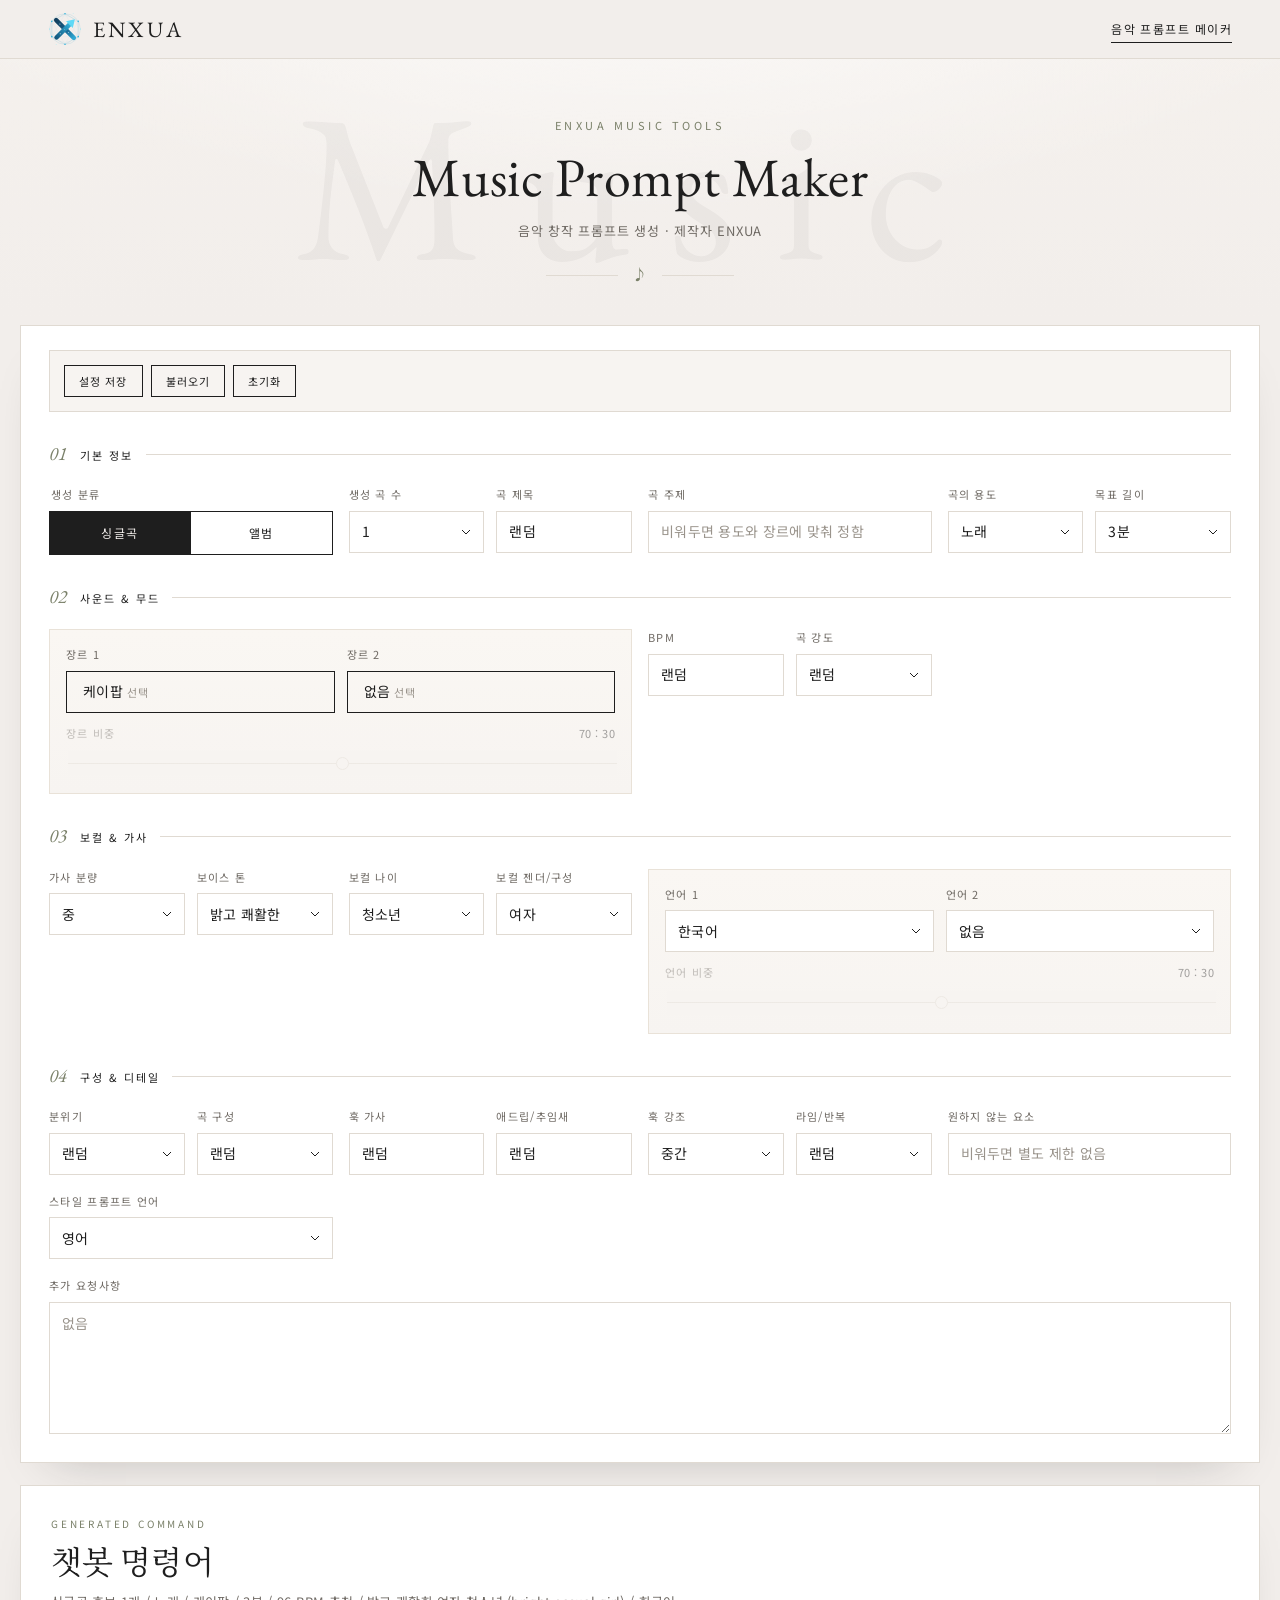
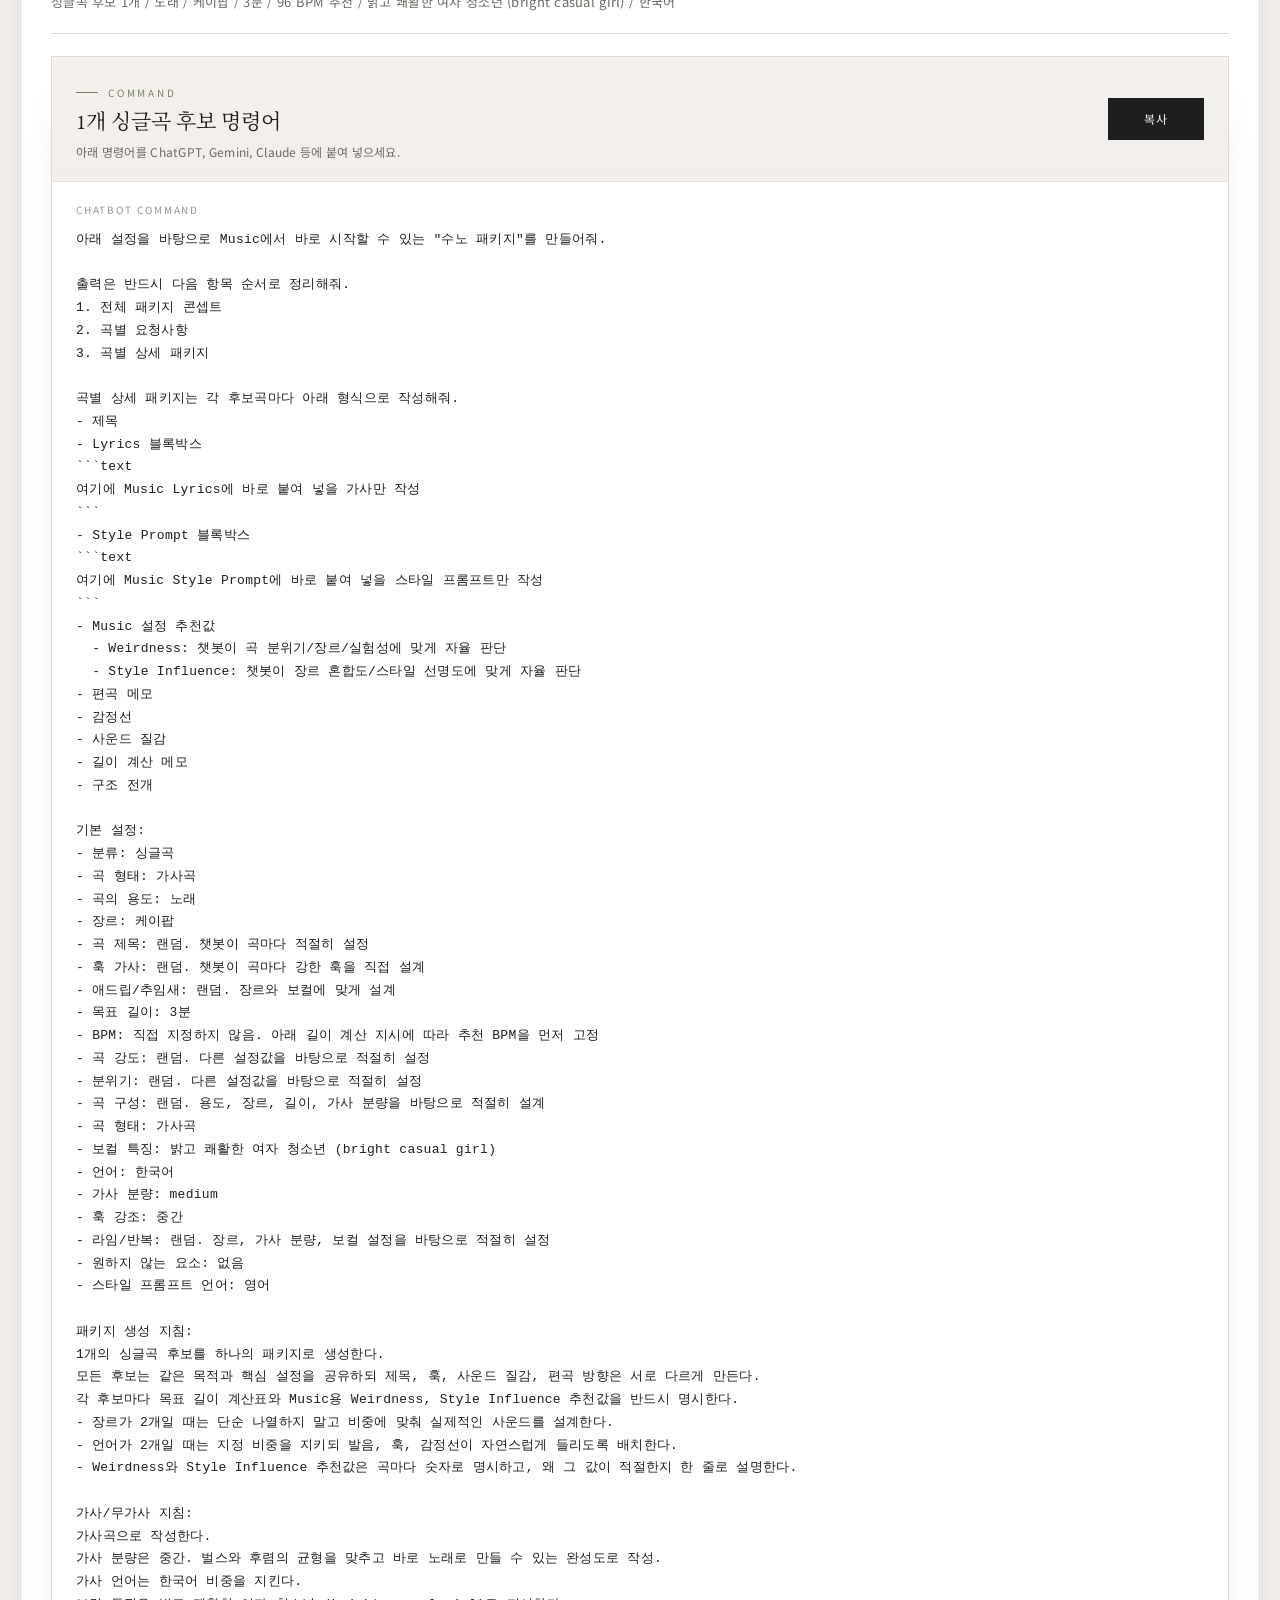
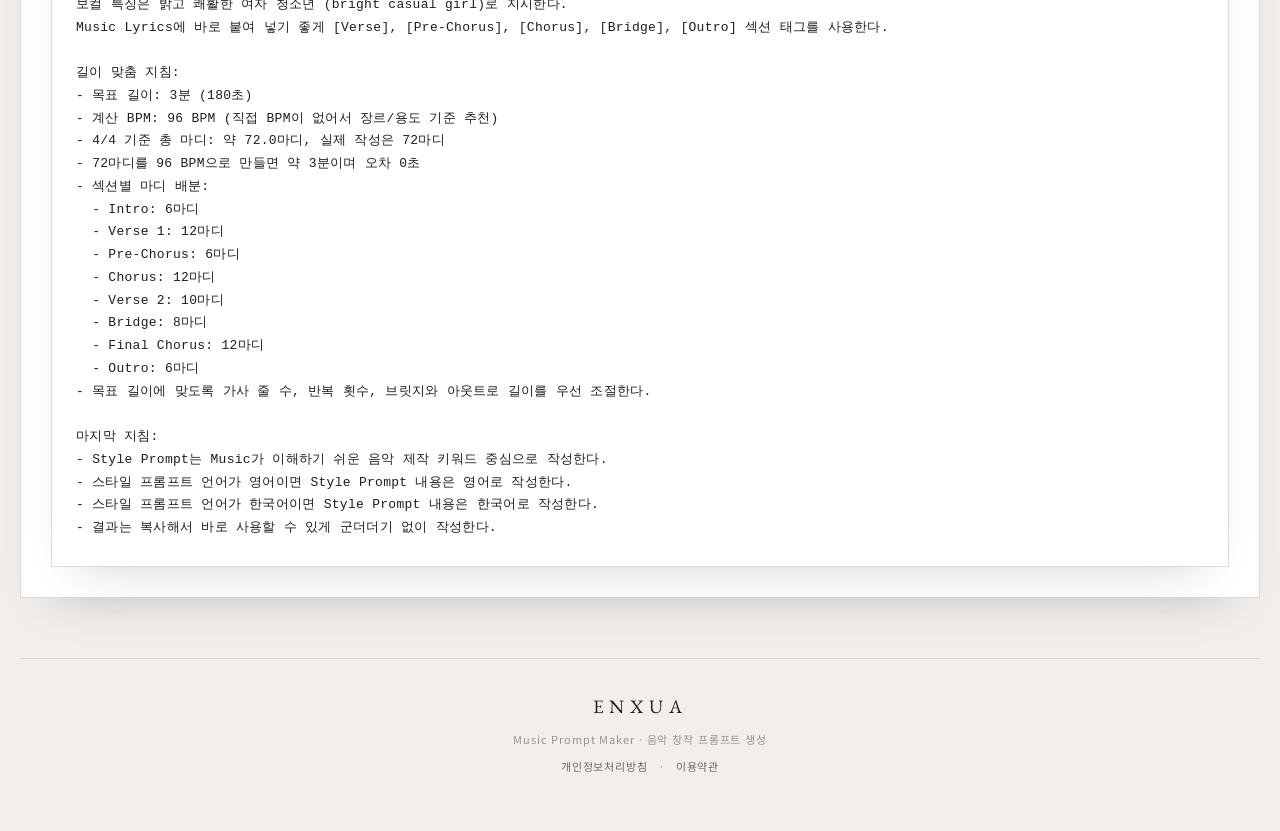
<file: index.html>
<!doctype html>
<html lang="ko">
<head>
  <meta charset="utf-8">
  <meta name="viewport" content="width=device-width,initial-scale=1">
  <title>Music Prompt Maker KR v1.2</title>
  <link rel="icon" type="image/svg+xml" href="logo.svg">
  <link rel="preconnect" href="https://fonts.googleapis.com">
  <link rel="preconnect" href="https://fonts.gstatic.com" crossorigin>
  <link href="https://fonts.googleapis.com/css2?family=EB+Garamond:wght@400;500&family=Noto+Serif+KR:wght@400;500&family=Noto+Sans+KR:wght@300;400;500&display=swap" rel="stylesheet">
  <link rel="stylesheet" href="styles.css">
</head>
<body>
  <header class="app-nav">
    <a class="app-home-chip" href="./index.html">
      <img class="brand-logo" src="logo.svg" alt="ENXUA 로고">
      <span>ENXUA</span>
    </a>
    <nav class="app-nav-links" aria-label="사이트 메뉴">
      <a class="app-nav-btn is-active" href="./index.html" aria-current="page" aria-disabled="true" tabindex="-1">음악 프롬프트 메이커</a>
    </nav>
  </header>
  <main class="app-shell">
    <section class="hero">
      <p class="hero-eyebrow">ENXUA Music Tools</p>
      <h1>Music Prompt Maker</h1>
      <p class="hero-sub">음악 창작 프롬프트 생성 · 제작자 ENXUA</p>
      <div class="hero-rule" aria-hidden="true"><span>♪</span></div>
    </section>
    <section class="workspace">
      <aside class="settings-panel" aria-label="명령어 설정">
        <form id="promptForm" class="control-grid">
          <div class="settings-actions" aria-label="설정 저장">
            <button type="button" id="saveSettings">설정 저장</button>
            <button type="button" id="loadSettings">불러오기</button>
            <button type="button" id="resetSettings">초기화</button>
            <span id="settingsStatus" aria-live="polite"></span>
          </div>
          <div class="form-section" aria-hidden="true"><span class="form-section-no">01</span><span class="form-section-title">기본 정보</span></div>
          <fieldset class="mode-switch" aria-label="생성 분류">
            <legend>생성 분류</legend>
            <label>
              <input type="radio" name="projectMode" value="single" checked>
              <span>싱글곡</span>
            </label>
            <label>
              <input type="radio" name="projectMode" value="album">
              <span>앨범</span>
            </label>
          </fieldset>
          <div class="two-col single-only">
            <label>
              생성 곡 수
              <select id="singleCount">
                <option value="1" selected>1</option>
                <option value="5">5</option>
                <option value="10">10</option>
              </select>
            </label>
            <label>
              곡 제목
              <input id="songTitle" value="랜덤" maxlength="80">
            </label>
          </div>
          <div class="two-col album-only is-hidden">
            <label>
              트랙 수
              <select id="trackPreset">
                <option value="1">1</option>
                <option value="2">2</option>
                <option value="3" selected>3</option>
                <option value="5">5</option>
                <option value="10">10</option>
                <option value="custom">직접입력</option>
              </select>
            </label>
            <label>
              직접입력
              <input id="trackCount" type="number" value="3" min="1" max="30">
            </label>
          </div>
          <label>
            곡 주제
            <input id="theme" placeholder="비워두면 용도와 장르에 맞춰 정함" maxlength="120">
          </label>
          <div class="two-col">
            <label>
              곡의 용도
              <select id="purpose">
                <option selected>노래</option>
                <option>BGM</option>
                <option>영상음악</option>
                <option>숏폼/릴스</option>
                <option>명상음악</option>
                <option>게임 배경음악</option>
                <option>광고 음악</option>
                <option>오프닝 테마</option>
                <option>엔딩 테마</option>
                <option>힐링 배경음악</option>
                <option>카페/매장 음악</option>
                <option>예배/찬양</option>
                <option>공연/무대</option>
              </select>
            </label>
            <label>
              목표 길이
              <select id="duration">
                <option value="30">30초</option>
                <option value="45">45초</option>
                <option value="60">1분</option>
                <option value="90">1분 30초</option>
                <option value="120">2분</option>
                <option value="150">2분 30초</option>
                <option value="180" selected>3분</option>
                <option value="210">3분 30초</option>
                <option value="240">4분</option>
                <option value="270">4분 30초</option>
                <option value="300">5분</option>
                <option value="330">5분 30초</option>
                <option value="360">6분</option>
              </select>
            </label>
          </div>
          <div class="form-section" aria-hidden="true"><span class="form-section-no">02</span><span class="form-section-title">사운드 &amp; 무드</span></div>
          <section class="blend-panel" aria-label="장르 설정">
            <div class="two-col">
              <label>
                장르 1
                <input id="genreA" type="hidden" value="케이팝">
                <button type="button" class="genre-picker-button" data-target="genreA">
                  <span>케이팝</span>
                </button>
              </label>
              <label>
                장르 2
                <input id="genreB" type="hidden" value="없음">
                <button type="button" class="genre-picker-button" data-target="genreB">
                  <span>없음</span>
                </button>
              </label>
            </div>
            <label id="genreMixWrap" class="range-field">
              <span>장르 비중 <output id="genreMixValue">70 : 30</output></span>
              <input id="genreMix" type="range" min="50" max="90" value="70" step="5">
            </label>
          </section>
          <div class="two-col">
            <label>
              BPM
              <input id="bpm" value="랜덤" inputmode="numeric">
            </label>
            <label>
              곡 강도
              <select id="energy">
                <option selected>랜덤</option>
                <option>차분</option>
                <option>보통</option>
                <option>강함</option>
              </select>
            </label>
          </div>
          <div class="form-section" aria-hidden="true"><span class="form-section-no">03</span><span class="form-section-title">보컬 &amp; 가사</span></div>
          <div class="two-col">
            <label>
              가사 분량
              <select id="density">
                <option value="none">없음</option>
                <option value="high">고</option>
                <option value="medium" selected>중</option>
                <option value="low">저</option>
              </select>
            </label>
            <label>
              보이스 톤
              <select id="voiceTone">
                <option>없음</option>
                <option selected>밝고 쾌활한</option>
                <option>감정적으로 솔직한</option>
                <option>수줍은</option>
                <option>장난기 넘치는</option>
                <option>시크하고 쿨한</option>
                <option>몽환적이고 부드러운</option>
                <option>따뜻하고 포근한</option>
                <option>우아하고 차분한</option>
                <option>허스키한</option>
                <option>에너지 넘치고 파워풀한</option>
                <option>맑고 깨끗한</option>
                <option>섬세하고 속삭이는</option>
                <option>깊고 성숙한</option>
                <option>담백하고 자연스러운</option>
              </select>
            </label>
          </div>
          <div class="two-col">
            <label>
              보컬 나이
              <select id="voiceAge">
                <option>없음</option>
                <option>어린이</option>
                <option selected>청소년</option>
                <option>성인</option>
                <option>중년</option>
              </select>
            </label>
            <label>
              보컬 젠더/구성
              <select id="voiceGender">
                <option>없음</option>
                <option>남자</option>
                <option selected>여자</option>
                <option>듀엣</option>
                <option>합창</option>
                <option>남녀 듀엣</option>
                <option>여성 듀엣</option>
                <option>남성 듀엣</option>
                <option>혼성 그룹</option>
              </select>
            </label>
          </div>
          <section class="blend-panel" aria-label="언어 설정">
            <div class="two-col">
              <label>
                언어 1
                <select id="languageA"></select>
              </label>
              <label>
                언어 2
                <select id="languageB"></select>
              </label>
            </div>
            <label id="languageMixWrap" class="range-field">
              <span>언어 비중 <output id="languageMixValue">70 : 30</output></span>
              <input id="languageMix" type="range" min="50" max="90" value="70" step="5">
            </label>
          </section>
          <div class="form-section" aria-hidden="true"><span class="form-section-no">04</span><span class="form-section-title">구성 &amp; 디테일</span></div>
          <div class="two-col">
            <label>
              분위기
              <select id="mood">
                <option selected>랜덤</option>
                <option>몽환적</option>
                <option>감성적</option>
                <option>밝고 청량함</option>
                <option>어둡고 강렬함</option>
                <option>시네마틱</option>
                <option>레트로</option>
                <option>웅장함</option>
                <option>경건함</option>
              </select>
            </label>
            <label>
              곡 구성
              <select id="structure">
                <option selected>랜덤</option>
                <option>인트로-벌스-프리코러스-후렴-브릿지-마지막 후렴</option>
                <option>벌스-프리코러스-후렴-벌스-후렴-아웃트로</option>
                <option>짧은 벌스-훅-브릿지-훅</option>
                <option>인트로-빌드업-드롭-브레이크-드롭-아웃트로</option>
                <option>앰비언트 인트로-테마 A-테마 B-잔향 아웃트로</option>
                <option>전주-1절-후렴-2절-후렴-간주-마지막 후렴</option>
              </select>
            </label>
          </div>
          <div class="two-col">
            <label>
              훅 가사
              <input id="hookLyric" value="랜덤" maxlength="120">
            </label>
            <label>
              애드립/추임새
              <input id="adlib" value="랜덤" maxlength="80">
            </label>
          </div>
          <div class="two-col">
            <label>
              훅 강조
              <select id="hook">
                <option>없음</option>
                <option selected>중간</option>
                <option>강함</option>
              </select>
            </label>
            <label>
              라임/반복
              <select id="rhyme">
                <option selected>랜덤</option>
                <option>자연스러운 라임</option>
                <option>후렴 반복 강조</option>
                <option>끝 라임 촘촘하게</option>
                <option>미니멀한 반복</option>
              </select>
            </label>
          </div>
          <label>
            원하지 않는 요소
            <input id="avoid" placeholder="비워두면 별도 제한 없음" maxlength="120">
          </label>
          <label>
            스타일 프롬프트 언어
            <select id="promptLanguage">
              <option selected>영어</option>
              <option>한국어</option>
            </select>
          </label>
          <label>
            추가 요청사항
            <textarea id="extraRequest" placeholder="없음" maxlength="800" rows="5"></textarea>
          </label>
        </form>
      </aside>
      <section class="output-panel">
        <div class="output-toolbar">
          <div>
            <p class="output-eyebrow">Generated Command</p>
            <h2>챗봇 명령어</h2>
            <p id="summary">설정값으로 음악 패키지 생성 명령어를 만듭니다.</p>
          </div>
        </div>
        <div id="results" class="results" aria-live="polite"></div>
      </section>
    </section>
  </main>
  <footer class="site-footer">
    <span class="footer-mark">ENXUA</span>
    <span class="footer-sub">Music Prompt Maker · 음악 창작 프롬프트 생성</span>
    <nav class="footer-links" aria-label="정책 링크">
      <a href="./privacy.html">개인정보처리방침</a>
      <span aria-hidden="true">·</span>
      <a href="./terms.html">이용약관</a>
    </nav>
  </footer>
  <template id="trackTemplate">
    <article class="track-card">
      <div class="track-head">
        <div>
          <span class="track-label"></span>
          <h3></h3>
          <p class="track-help">아래 명령어를 ChatGPT, Gemini, Claude 등에 붙여 넣으세요.</p>
        </div>
        <button type="button" class="copy-track">복사</button>
      </div>
      <div class="prompt-block">
        <h4>Chatbot Command</h4>
        <pre class="command-output"></pre>
      </div>
    </article>
  </template>
  <div class="genre-modal" id="genreModal" hidden>
    <div class="genre-modal-panel" role="dialog" aria-modal="true" aria-labelledby="genreModalTitle">
      <div class="genre-modal-head">
        <div>
          <p>Genre Library</p>
          <h2 id="genreModalTitle">장르 선택</h2>
        </div>
        <button type="button" id="genreModalClose" aria-label="닫기">닫기</button>
      </div>
      <div class="genre-modal-search">
        <input id="genreSearch" type="search" placeholder="장르 검색">
      </div>
      <div class="genre-group-list" id="genreGroupList"></div>
    </div>
  </div>
  <script src="app.js"></script>
</body>
</html>
</file>
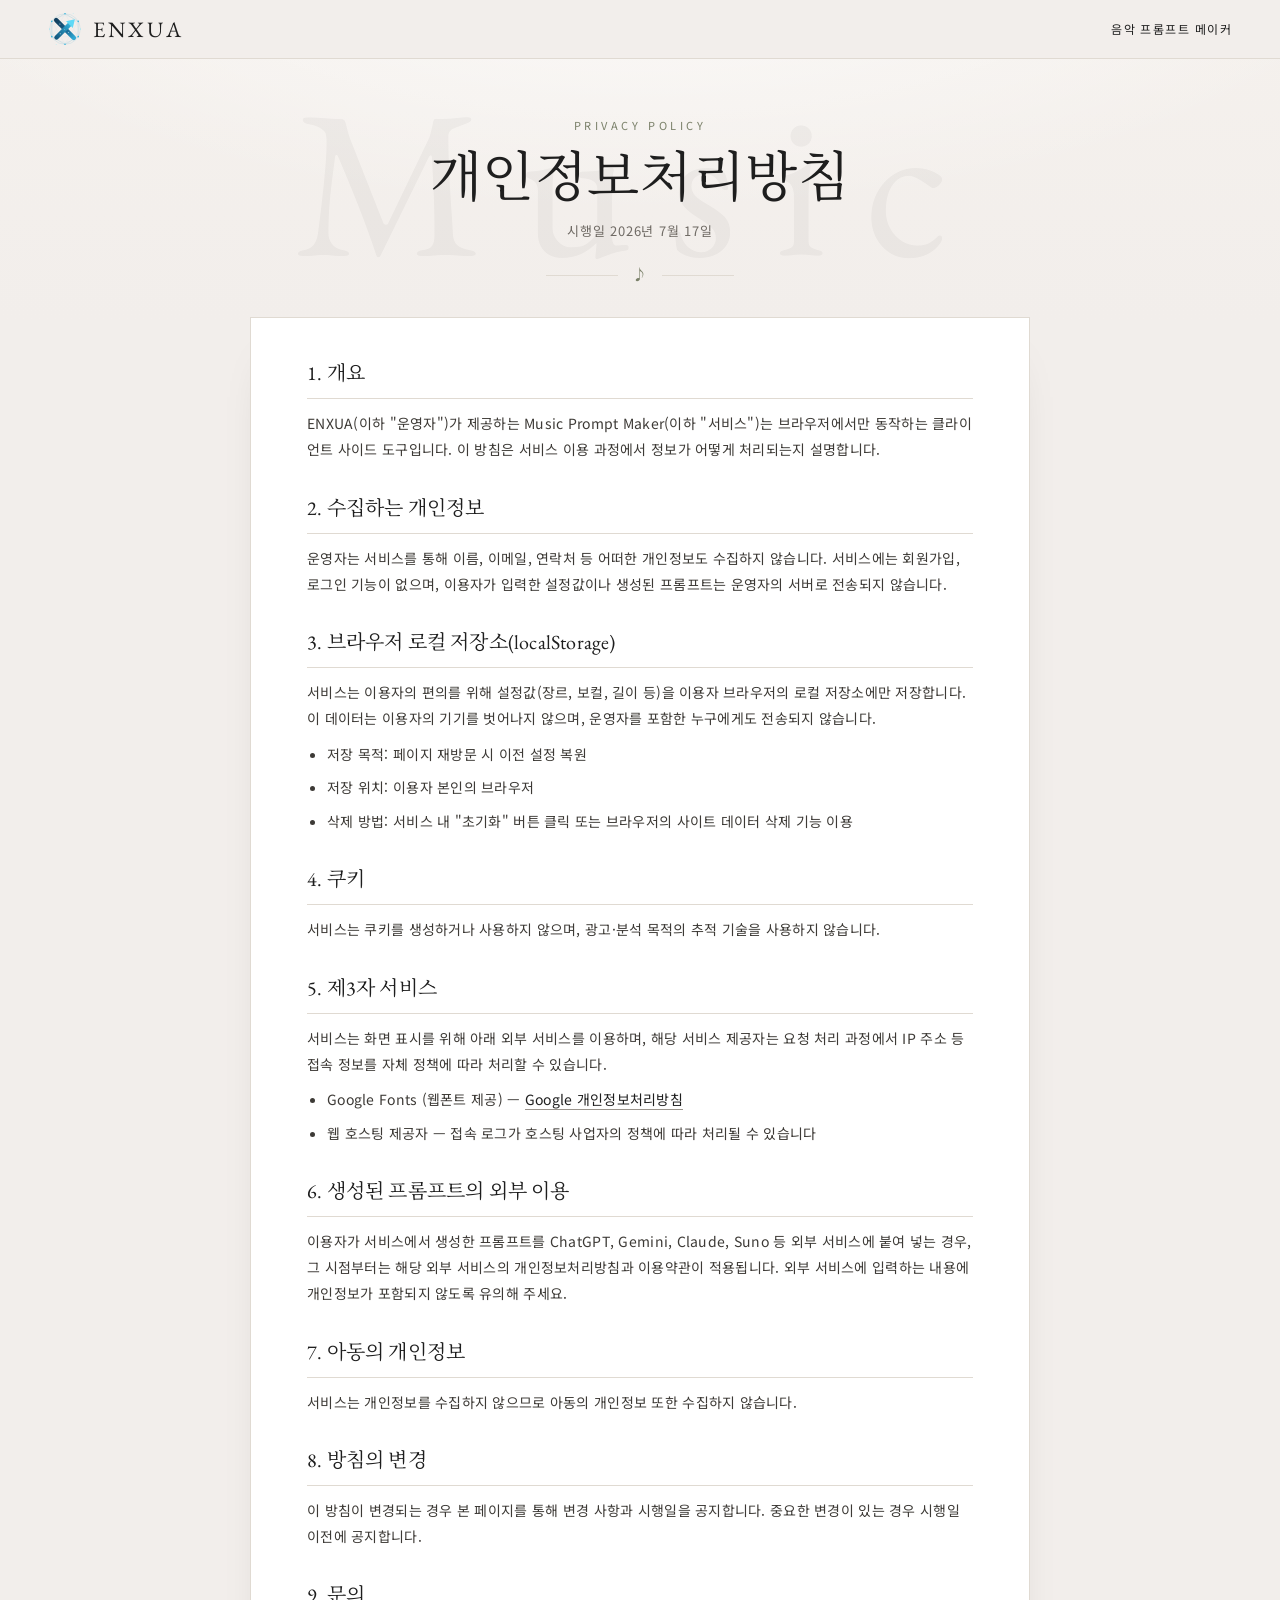
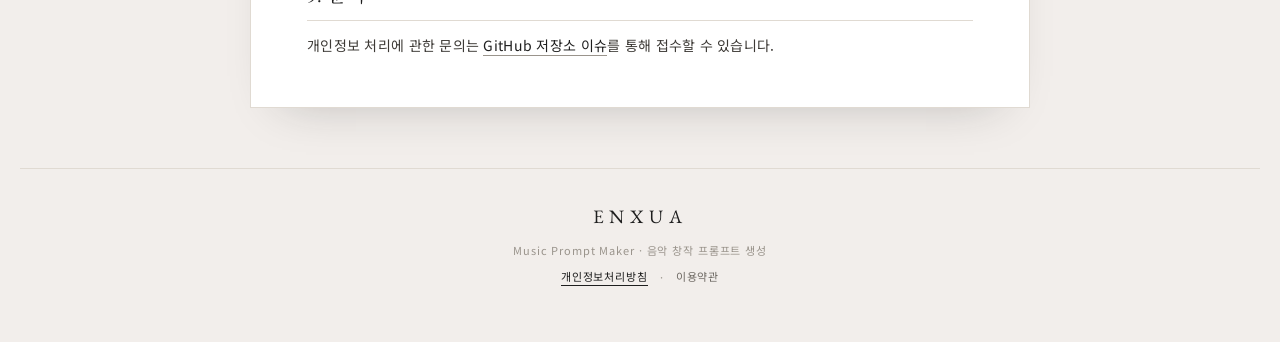
<file: privacy.html>
<!doctype html>
<html lang="ko">
<head>
  <meta charset="utf-8">
  <meta name="viewport" content="width=device-width,initial-scale=1">
  <title>개인정보처리방침 · Music Prompt Maker</title>
  <link rel="icon" type="image/svg+xml" href="logo.svg">
  <link rel="preconnect" href="https://fonts.googleapis.com">
  <link rel="preconnect" href="https://fonts.gstatic.com" crossorigin>
  <link href="https://fonts.googleapis.com/css2?family=EB+Garamond:wght@400;500&family=Noto+Serif+KR:wght@400;500&family=Noto+Sans+KR:wght@300;400;500&display=swap" rel="stylesheet">
  <link rel="stylesheet" href="styles.css">
</head>
<body>
  <header class="app-nav">
    <a class="app-home-chip" href="./index.html">
      <img class="brand-logo" src="logo.svg" alt="ENXUA 로고">
      <span>ENXUA</span>
    </a>
    <nav class="app-nav-links" aria-label="사이트 메뉴">
      <a class="app-nav-btn" href="./index.html">음악 프롬프트 메이커</a>
    </nav>
  </header>
  <main class="app-shell">
    <section class="hero legal-hero">
      <p class="hero-eyebrow">Privacy Policy</p>
      <h1>개인정보처리방침</h1>
      <p class="hero-sub">시행일 2026년 7월 17일</p>
      <div class="hero-rule" aria-hidden="true"><span>♪</span></div>
    </section>
    <article class="legal-article">
      <section>
        <h2>1. 개요</h2>
        <p>ENXUA(이하 "운영자")가 제공하는 Music Prompt Maker(이하 "서비스")는 브라우저에서만 동작하는 클라이언트 사이드 도구입니다. 이 방침은 서비스 이용 과정에서 정보가 어떻게 처리되는지 설명합니다.</p>
      </section>
      <section>
        <h2>2. 수집하는 개인정보</h2>
        <p>운영자는 서비스를 통해 이름, 이메일, 연락처 등 어떠한 개인정보도 수집하지 않습니다. 서비스에는 회원가입, 로그인 기능이 없으며, 이용자가 입력한 설정값이나 생성된 프롬프트는 운영자의 서버로 전송되지 않습니다.</p>
      </section>
      <section>
        <h2>3. 브라우저 로컬 저장소(localStorage)</h2>
        <p>서비스는 이용자의 편의를 위해 설정값(장르, 보컬, 길이 등)을 이용자 브라우저의 로컬 저장소에만 저장합니다. 이 데이터는 이용자의 기기를 벗어나지 않으며, 운영자를 포함한 누구에게도 전송되지 않습니다.</p>
        <ul>
          <li>저장 목적: 페이지 재방문 시 이전 설정 복원</li>
          <li>저장 위치: 이용자 본인의 브라우저</li>
          <li>삭제 방법: 서비스 내 "초기화" 버튼 클릭 또는 브라우저의 사이트 데이터 삭제 기능 이용</li>
        </ul>
      </section>
      <section>
        <h2>4. 쿠키</h2>
        <p>서비스는 쿠키를 생성하거나 사용하지 않으며, 광고·분석 목적의 추적 기술을 사용하지 않습니다.</p>
      </section>
      <section>
        <h2>5. 제3자 서비스</h2>
        <p>서비스는 화면 표시를 위해 아래 외부 서비스를 이용하며, 해당 서비스 제공자는 요청 처리 과정에서 IP 주소 등 접속 정보를 자체 정책에 따라 처리할 수 있습니다.</p>
        <ul>
          <li>Google Fonts (웹폰트 제공) — <a href="https://policies.google.com/privacy" target="_blank" rel="noopener noreferrer">Google 개인정보처리방침</a></li>
          <li>웹 호스팅 제공자 — 접속 로그가 호스팅 사업자의 정책에 따라 처리될 수 있습니다</li>
        </ul>
      </section>
      <section>
        <h2>6. 생성된 프롬프트의 외부 이용</h2>
        <p>이용자가 서비스에서 생성한 프롬프트를 ChatGPT, Gemini, Claude, Suno 등 외부 서비스에 붙여 넣는 경우, 그 시점부터는 해당 외부 서비스의 개인정보처리방침과 이용약관이 적용됩니다. 외부 서비스에 입력하는 내용에 개인정보가 포함되지 않도록 유의해 주세요.</p>
      </section>
      <section>
        <h2>7. 아동의 개인정보</h2>
        <p>서비스는 개인정보를 수집하지 않으므로 아동의 개인정보 또한 수집하지 않습니다.</p>
      </section>
      <section>
        <h2>8. 방침의 변경</h2>
        <p>이 방침이 변경되는 경우 본 페이지를 통해 변경 사항과 시행일을 공지합니다. 중요한 변경이 있는 경우 시행일 이전에 공지합니다.</p>
      </section>
      <section>
        <h2>9. 문의</h2>
        <p>개인정보 처리에 관한 문의는 <a href="https://github.com/enxua/Suno-Command-Maker/issues" target="_blank" rel="noopener noreferrer">GitHub 저장소 이슈</a>를 통해 접수할 수 있습니다.</p>
      </section>
    </article>
  </main>
  <footer class="site-footer">
    <span class="footer-mark">ENXUA</span>
    <span class="footer-sub">Music Prompt Maker · 음악 창작 프롬프트 생성</span>
    <nav class="footer-links" aria-label="정책 링크">
      <a href="./privacy.html" aria-current="page">개인정보처리방침</a>
      <span aria-hidden="true">·</span>
      <a href="./terms.html">이용약관</a>
    </nav>
  </footer>
</body>
</html>
</file>
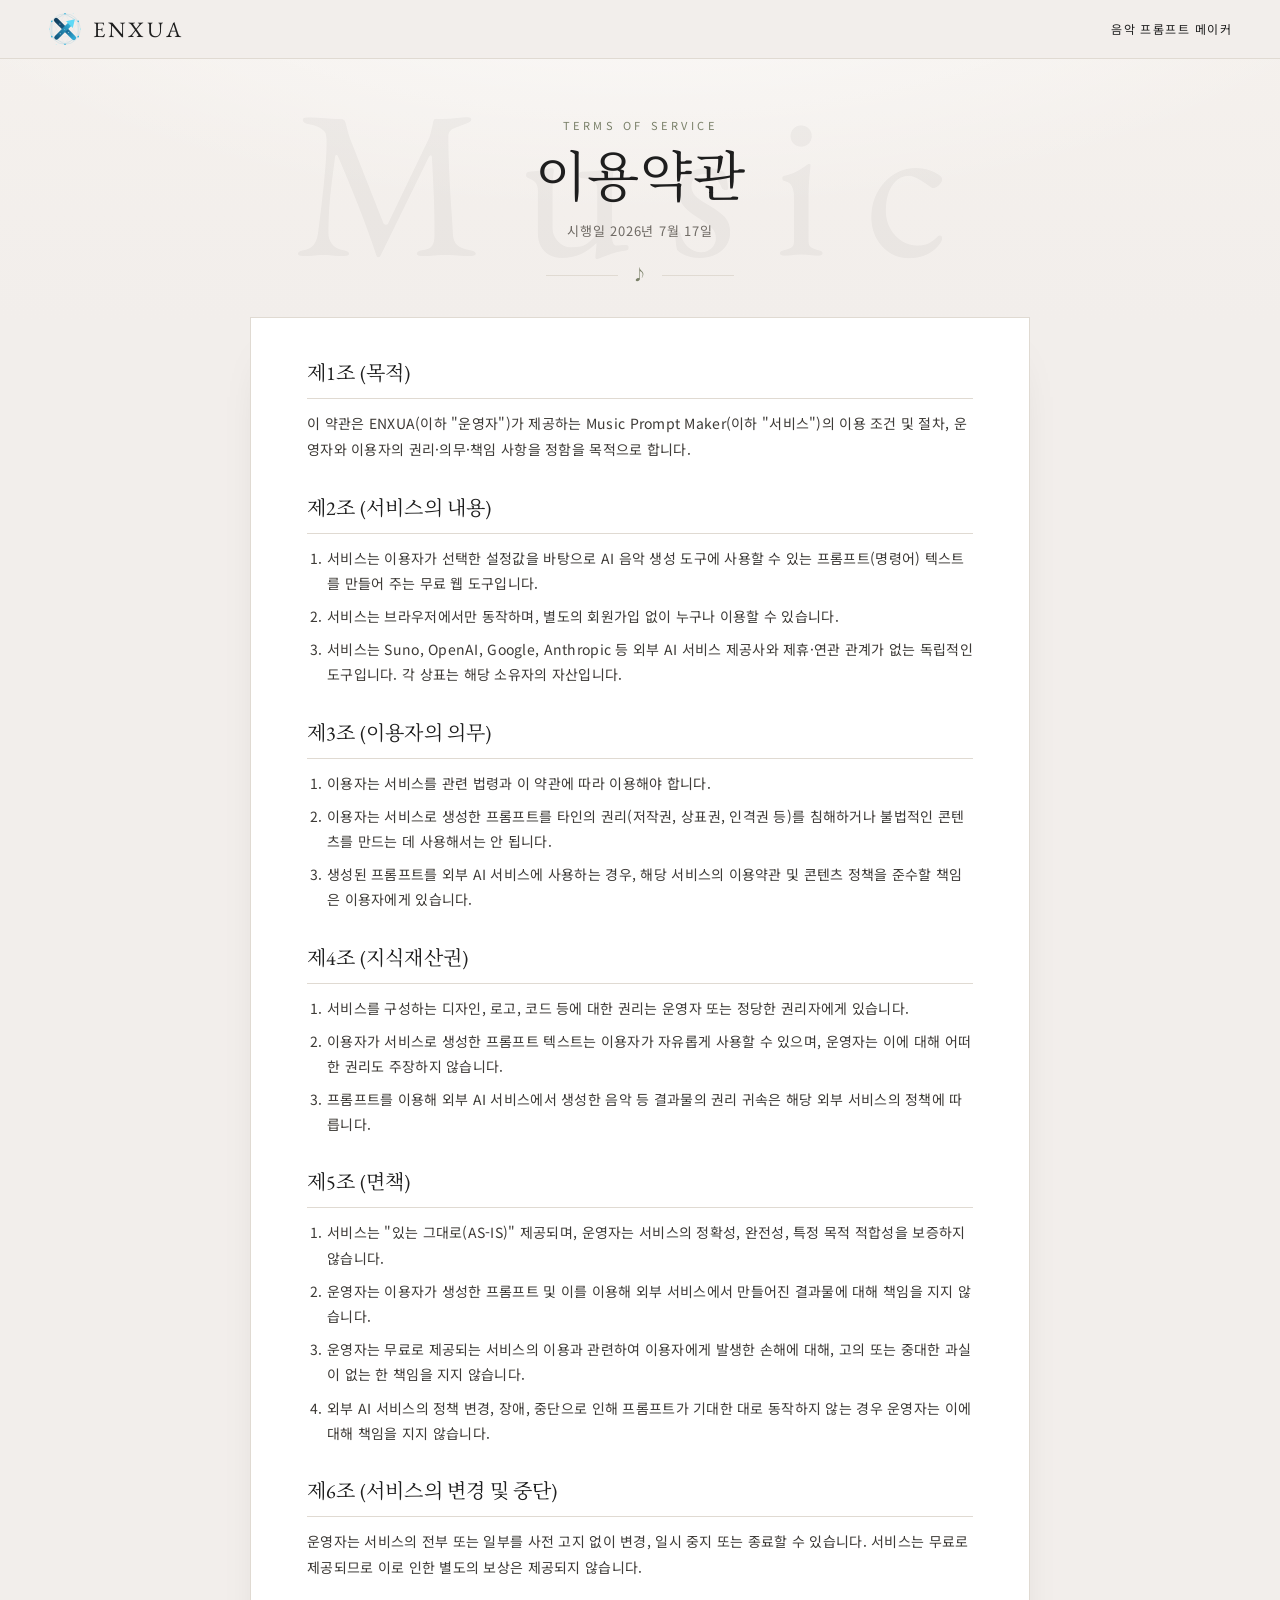
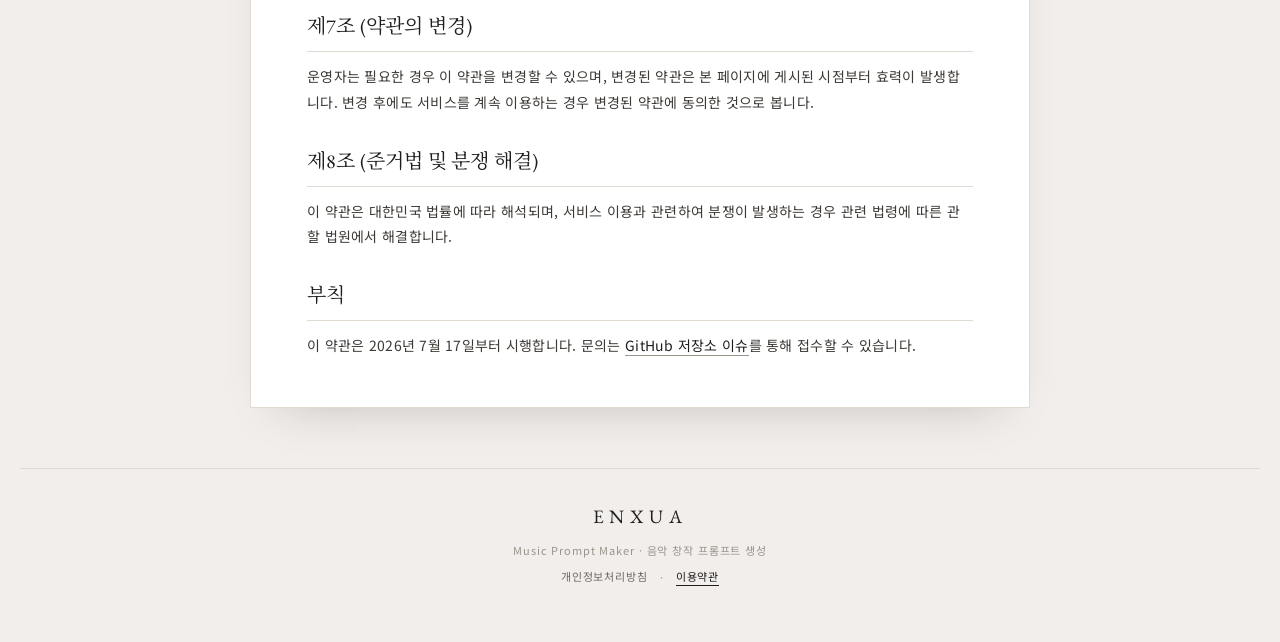
<file: terms.html>
<!doctype html>
<html lang="ko">
<head>
  <meta charset="utf-8">
  <meta name="viewport" content="width=device-width,initial-scale=1">
  <title>이용약관 · Music Prompt Maker</title>
  <link rel="icon" type="image/svg+xml" href="logo.svg">
  <link rel="preconnect" href="https://fonts.googleapis.com">
  <link rel="preconnect" href="https://fonts.gstatic.com" crossorigin>
  <link href="https://fonts.googleapis.com/css2?family=EB+Garamond:wght@400;500&family=Noto+Serif+KR:wght@400;500&family=Noto+Sans+KR:wght@300;400;500&display=swap" rel="stylesheet">
  <link rel="stylesheet" href="styles.css">
</head>
<body>
  <header class="app-nav">
    <a class="app-home-chip" href="./index.html">
      <img class="brand-logo" src="logo.svg" alt="ENXUA 로고">
      <span>ENXUA</span>
    </a>
    <nav class="app-nav-links" aria-label="사이트 메뉴">
      <a class="app-nav-btn" href="./index.html">음악 프롬프트 메이커</a>
    </nav>
  </header>
  <main class="app-shell">
    <section class="hero legal-hero">
      <p class="hero-eyebrow">Terms of Service</p>
      <h1>이용약관</h1>
      <p class="hero-sub">시행일 2026년 7월 17일</p>
      <div class="hero-rule" aria-hidden="true"><span>♪</span></div>
    </section>
    <article class="legal-article">
      <section>
        <h2>제1조 (목적)</h2>
        <p>이 약관은 ENXUA(이하 "운영자")가 제공하는 Music Prompt Maker(이하 "서비스")의 이용 조건 및 절차, 운영자와 이용자의 권리·의무·책임 사항을 정함을 목적으로 합니다.</p>
      </section>
      <section>
        <h2>제2조 (서비스의 내용)</h2>
        <ol>
          <li>서비스는 이용자가 선택한 설정값을 바탕으로 AI 음악 생성 도구에 사용할 수 있는 프롬프트(명령어) 텍스트를 만들어 주는 무료 웹 도구입니다.</li>
          <li>서비스는 브라우저에서만 동작하며, 별도의 회원가입 없이 누구나 이용할 수 있습니다.</li>
          <li>서비스는 Suno, OpenAI, Google, Anthropic 등 외부 AI 서비스 제공사와 제휴·연관 관계가 없는 독립적인 도구입니다. 각 상표는 해당 소유자의 자산입니다.</li>
        </ol>
      </section>
      <section>
        <h2>제3조 (이용자의 의무)</h2>
        <ol>
          <li>이용자는 서비스를 관련 법령과 이 약관에 따라 이용해야 합니다.</li>
          <li>이용자는 서비스로 생성한 프롬프트를 타인의 권리(저작권, 상표권, 인격권 등)를 침해하거나 불법적인 콘텐츠를 만드는 데 사용해서는 안 됩니다.</li>
          <li>생성된 프롬프트를 외부 AI 서비스에 사용하는 경우, 해당 서비스의 이용약관 및 콘텐츠 정책을 준수할 책임은 이용자에게 있습니다.</li>
        </ol>
      </section>
      <section>
        <h2>제4조 (지식재산권)</h2>
        <ol>
          <li>서비스를 구성하는 디자인, 로고, 코드 등에 대한 권리는 운영자 또는 정당한 권리자에게 있습니다.</li>
          <li>이용자가 서비스로 생성한 프롬프트 텍스트는 이용자가 자유롭게 사용할 수 있으며, 운영자는 이에 대해 어떠한 권리도 주장하지 않습니다.</li>
          <li>프롬프트를 이용해 외부 AI 서비스에서 생성한 음악 등 결과물의 권리 귀속은 해당 외부 서비스의 정책에 따릅니다.</li>
        </ol>
      </section>
      <section>
        <h2>제5조 (면책)</h2>
        <ol>
          <li>서비스는 "있는 그대로(AS-IS)" 제공되며, 운영자는 서비스의 정확성, 완전성, 특정 목적 적합성을 보증하지 않습니다.</li>
          <li>운영자는 이용자가 생성한 프롬프트 및 이를 이용해 외부 서비스에서 만들어진 결과물에 대해 책임을 지지 않습니다.</li>
          <li>운영자는 무료로 제공되는 서비스의 이용과 관련하여 이용자에게 발생한 손해에 대해, 고의 또는 중대한 과실이 없는 한 책임을 지지 않습니다.</li>
          <li>외부 AI 서비스의 정책 변경, 장애, 중단으로 인해 프롬프트가 기대한 대로 동작하지 않는 경우 운영자는 이에 대해 책임을 지지 않습니다.</li>
        </ol>
      </section>
      <section>
        <h2>제6조 (서비스의 변경 및 중단)</h2>
        <p>운영자는 서비스의 전부 또는 일부를 사전 고지 없이 변경, 일시 중지 또는 종료할 수 있습니다. 서비스는 무료로 제공되므로 이로 인한 별도의 보상은 제공되지 않습니다.</p>
      </section>
      <section>
        <h2>제7조 (약관의 변경)</h2>
        <p>운영자는 필요한 경우 이 약관을 변경할 수 있으며, 변경된 약관은 본 페이지에 게시된 시점부터 효력이 발생합니다. 변경 후에도 서비스를 계속 이용하는 경우 변경된 약관에 동의한 것으로 봅니다.</p>
      </section>
      <section>
        <h2>제8조 (준거법 및 분쟁 해결)</h2>
        <p>이 약관은 대한민국 법률에 따라 해석되며, 서비스 이용과 관련하여 분쟁이 발생하는 경우 관련 법령에 따른 관할 법원에서 해결합니다.</p>
      </section>
      <section>
        <h2>부칙</h2>
        <p>이 약관은 2026년 7월 17일부터 시행합니다. 문의는 <a href="https://github.com/enxua/Suno-Command-Maker/issues" target="_blank" rel="noopener noreferrer">GitHub 저장소 이슈</a>를 통해 접수할 수 있습니다.</p>
      </section>
    </article>
  </main>
  <footer class="site-footer">
    <span class="footer-mark">ENXUA</span>
    <span class="footer-sub">Music Prompt Maker · 음악 창작 프롬프트 생성</span>
    <nav class="footer-links" aria-label="정책 링크">
      <a href="./privacy.html">개인정보처리방침</a>
      <span aria-hidden="true">·</span>
      <a href="./terms.html" aria-current="page">이용약관</a>
    </nav>
  </footer>
</body>
</html>
</file>
<file: styles.css>
:root {
  color-scheme: light;
  --bg: #f2eeeb;
  --panel: #ffffff;
  --panel-soft: #f7f4f1;
  --ink: #1e1e1e;
  --muted: #6f6a64;
  --faint: #9a948c;
  --line: #e0dad2;
  --line-strong: #1e1e1e;
  --beige: #f2eeeb;
  --field: #ffffff;
  --accent: #7a8069;
  --sand: #e9e2d8;
  --shadow: 0 24px 48px -32px rgba(30, 30, 30, .28);
  --serif: "EB Garamond", "Noto Serif KR", "Martina Plantijn", Georgia, serif;
  --sans: "Noto Sans KR", "Segoe UI", system-ui, sans-serif;
}

::selection { background: var(--ink); color: var(--beige); }

* { box-sizing: border-box; }

body {
  margin: 0;
  min-height: 100vh;
  overflow-x: hidden;
  overflow-y: auto;
  background:
    radial-gradient(1100px 420px at 50% -80px, rgba(255, 255, 255, .75), rgba(255, 255, 255, 0) 70%),
    linear-gradient(180deg, #f5f1ed 0%, var(--bg) 320px);
  background-color: var(--bg);
  color: var(--ink);
  font-family: var(--sans);
  font-size: 14px;
  font-weight: 400;
  letter-spacing: .02em;
  line-height: 1.5;
}

button, input, select, textarea { font: inherit; letter-spacing: inherit; }

/* ---------- top navigation ---------- */
.app-nav {
  position: sticky;
  top: 0;
  z-index: 9999;
  display: flex;
  align-items: center;
  justify-content: space-between;
  gap: 12px;
  flex-wrap: wrap;
  width: 100%;
  margin: 0;
  padding: 12px clamp(20px, 4vw, 48px);
  background: var(--bg);
  border-bottom: 1px solid var(--line);
}

.app-home-chip {
  display: inline-flex;
  align-items: center;
  gap: 11px;
  font-family: var(--serif);
  font-size: 22px;
  font-weight: 400;
  letter-spacing: .14em;
  text-transform: uppercase;
  color: var(--ink);
  text-decoration: none;
}

.brand-logo {
  display: block;
  width: 34px;
  height: 34px;
  flex: 0 0 auto;
}

.app-nav-links {
  display: flex;
  align-items: center;
  gap: 26px;
  flex-wrap: wrap;
}

.app-nav-btn {
  display: inline-flex;
  align-items: center;
  padding: 4px 0;
  border: 0;
  background: none;
  color: var(--ink);
  text-decoration: none;
  font-size: 12px;
  font-weight: 400;
  letter-spacing: .12em;
  text-transform: uppercase;
  border-bottom: 1px solid transparent;
  transition: border-color .18s, color .18s;
}

.app-nav-btn:hover { border-bottom-color: var(--ink); }

.app-nav-btn.is-active,
.app-nav-btn[aria-current=page] {
  pointer-events: none;
  cursor: default;
  border-bottom-color: var(--ink);
}

/* ---------- shell ---------- */
.app-shell {
  width: min(1240px, calc(100% - 40px));
  margin: 0 auto;
  padding: 12px 0 40px;
}

/* ---------- hero ---------- */
.hero {
  position: relative;
  text-align: center;
  padding: 46px 0 38px;
  overflow: hidden;
}

.hero::before {
  content: "Music";
  position: absolute;
  top: 50%;
  left: 50%;
  transform: translate(-50%, -54%);
  font-family: var(--serif);
  font-size: clamp(110px, 18vw, 210px);
  letter-spacing: .18em;
  color: rgba(30, 30, 30, .04);
  pointer-events: none;
  user-select: none;
  white-space: nowrap;
}

.hero > * { position: relative; }

.hero-eyebrow {
  margin: 0 0 14px;
  color: var(--accent);
  font-size: 11px;
  letter-spacing: .32em;
  text-transform: uppercase;
}

.hero h1 {
  font-family: var(--serif);
  font-size: clamp(34px, 5vw, 54px);
  font-weight: 400;
  letter-spacing: .01em;
  line-height: 1.1;
}

.hero-sub {
  margin-top: 14px;
  color: var(--muted);
  font-size: 13px;
  letter-spacing: .06em;
}

.hero-rule {
  display: flex;
  align-items: center;
  justify-content: center;
  gap: 14px;
  margin-top: 24px;
  color: var(--accent);
  font-family: var(--serif);
  font-size: 15px;
}

.hero-rule::before, .hero-rule::after {
  content: "";
  width: 72px;
  height: 1px;
  background: var(--line);
}

.workspace {
  display: grid;
  grid-template-columns: 1fr;
  gap: 22px;
  align-items: start;
}

.output-panel, .settings-panel {
  background: var(--panel);
  border: 1px solid var(--line);
  border-radius: 0;
  min-height: 0;
  box-shadow: var(--shadow);
  scrollbar-color: #c9c2b8 var(--panel);
  scrollbar-width: thin;
}

.settings-panel { padding: 24px 28px 28px; overflow: visible; }
.output-panel { padding: 30px 30px; overflow: visible; }

.output-panel::-webkit-scrollbar, .settings-panel::-webkit-scrollbar { width: 8px; }
.output-panel::-webkit-scrollbar-track, .settings-panel::-webkit-scrollbar-track { background: transparent; }
.output-panel::-webkit-scrollbar-thumb, .settings-panel::-webkit-scrollbar-thumb {
  background: #cfc8bd;
  border-radius: 0;
}

/* ---------- brand ---------- */
.brand-row {
  display: flex;
  align-items: center;
  gap: 16px;
  padding-bottom: 22px;
  border-bottom: 1px solid var(--line);
  margin-bottom: 24px;
}

.app-mark {
  display: grid;
  place-items: center;
  flex: 0 0 auto;
  width: 46px;
  height: 46px;
  border: 1px solid var(--ink);
  border-radius: 0;
  background: var(--ink);
  color: var(--beige);
  font-family: var(--serif);
  font-size: 24px;
  font-weight: 400;
}

h1, h2, h3, h4, p { margin: 0; }

h1 {
  font-family: var(--serif);
  font-size: 26px;
  font-weight: 400;
  letter-spacing: .01em;
  line-height: 1.2;
}

.brand-row p, .output-toolbar p { color: var(--muted); margin-top: 5px; font-size: 13px; }

.brand-row .app-meta {
  display: flex;
  flex-wrap: wrap;
  gap: 4px 8px;
  align-items: center;
  color: var(--faint);
  font-size: 11px;
  letter-spacing: .08em;
  text-transform: uppercase;
}

.app-meta a { color: var(--ink); text-decoration: none; font-weight: 400; border-bottom: 1px solid var(--line); }
.app-meta a:hover { border-bottom-color: var(--ink); }

/* ---------- form ---------- */
.control-grid {
  display: grid;
  grid-template-columns: repeat(4, minmax(0, 1fr));
  gap: 18px 16px;
  align-items: start;
}

.settings-actions,
label:has(#extraRequest) { grid-column: 1 / -1; }

.blend-panel { grid-column: span 2; }

.form-section {
  grid-column: 1 / -1;
  display: flex;
  align-items: baseline;
  gap: 12px;
  margin-top: 10px;
}

.form-section-no {
  font-family: var(--serif);
  font-style: italic;
  font-size: 19px;
  color: var(--accent);
}

.form-section-title {
  color: var(--ink);
  font-size: 11px;
  letter-spacing: .2em;
  text-transform: uppercase;
}

.form-section::after {
  content: "";
  flex: 1;
  height: 1px;
  background: var(--line);
  align-self: center;
}

.settings-actions {
  display: flex;
  align-items: center;
  gap: 8px;
  flex-wrap: wrap;
  padding: 14px;
  border: 1px solid var(--line);
  background: var(--panel-soft);
}

.settings-actions button {
  min-height: 32px;
  padding: 5px 14px;
  font-size: 11px;
  letter-spacing: .1em;
  text-transform: uppercase;
}

#settingsStatus {
  min-height: 16px;
  color: var(--muted);
  font-size: 11px;
  letter-spacing: .08em;
  text-transform: uppercase;
}

.mode-switch {
  display: grid;
  grid-template-columns: 1fr 1fr;
  gap: 0;
  margin: 0;
  padding: 0;
  border: 0;
}

.mode-switch legend {
  grid-column: 1 / -1;
  margin-bottom: 8px;
  color: var(--muted);
  font-size: 11px;
  font-weight: 400;
  letter-spacing: .12em;
  text-transform: uppercase;
}

.mode-switch label { display: block; cursor: pointer; }
.mode-switch label + label span { border-left: 0; }

.mode-switch input { position: absolute; opacity: 0; pointer-events: none; }

.mode-switch span {
  display: grid;
  place-items: center;
  min-height: 44px;
  border: 1px solid var(--ink);
  border-radius: 0;
  background: transparent;
  color: var(--ink);
  font-size: 12px;
  letter-spacing: .12em;
  text-transform: uppercase;
  transition: background .18s, color .18s;
}

.mode-switch input:checked + span {
  background: var(--ink);
  color: var(--beige);
}

.is-hidden { display: none !important; }

.range-field, label {
  display: grid;
  gap: 8px;
  color: var(--muted);
  font-size: 11px;
  font-weight: 400;
  letter-spacing: .12em;
  text-transform: uppercase;
}

input, select, textarea {
  width: 100%;
  min-height: 42px;
  border: 1px solid var(--line);
  border-radius: 0;
  background: var(--field);
  color: var(--ink);
  padding: 9px 12px;
  outline: 0;
  font-size: 14px;
  letter-spacing: .02em;
  text-transform: none;
  transition: border-color .18s;
}

select {
  appearance: none;
  background-image: url("data:image/svg+xml,%3Csvg xmlns='http://www.w3.org/2000/svg' width='10' height='6' viewBox='0 0 10 6'%3E%3Cpath d='M1 1l4 4 4-4' fill='none' stroke='%231e1e1e' stroke-width='1'/%3E%3C/svg%3E");
  background-repeat: no-repeat;
  background-position: right 12px center;
  padding-right: 32px;
}

input[type=range] {
  -webkit-appearance: none;
  appearance: none;
  padding: 0;
  border: 0;
  min-height: 24px;
  background: transparent;
  cursor: pointer;
}

input[type=range]::-webkit-slider-runnable-track { height: 1px; background: var(--ink); }
input[type=range]::-webkit-slider-thumb {
  -webkit-appearance: none;
  width: 13px;
  height: 13px;
  margin-top: -6px;
  border-radius: 50%;
  border: 1px solid var(--ink);
  background: var(--beige);
  transition: background .18s;
}
input[type=range]::-webkit-slider-thumb:hover { background: var(--ink); }
input[type=range]:disabled::-webkit-slider-runnable-track { background: var(--line); }
input[type=range]:disabled::-webkit-slider-thumb { border-color: var(--line); background: var(--panel-soft); }
input[type=range]::-moz-range-track { height: 1px; background: var(--ink); }
input[type=range]::-moz-range-thumb {
  width: 12px;
  height: 12px;
  border-radius: 50%;
  border: 1px solid var(--ink);
  background: var(--beige);
}
input[type=range]:disabled::-moz-range-track { background: var(--line); }

input::placeholder, textarea::placeholder { color: var(--faint); }

input:focus, select:focus, textarea:focus { border-color: var(--ink); box-shadow: none; }

input:disabled, select:disabled, textarea:disabled {
  background: var(--panel-soft);
  color: var(--faint);
  cursor: not-allowed;
}

.genre-picker-button {
  justify-content: space-between;
  width: 100%;
  text-align: left;
  text-transform: none;
  font-size: 14px;
  letter-spacing: .02em;
  font-weight: 400;
}

.genre-picker-button::after {
  content: "선택";
  color: var(--faint);
  font-size: 11px;
  letter-spacing: .1em;
}

textarea { min-height: 88px; resize: vertical; line-height: 1.6; }

.two-col { display: grid; grid-template-columns: minmax(0, 1fr) minmax(0, 1fr); gap: 12px; }

.blend-panel {
  display: grid;
  gap: 12px;
  padding: 16px;
  border: 1px solid var(--sand);
  border-radius: 0;
  background: linear-gradient(180deg, #faf7f3, var(--panel-soft));
}

.range-field span { display: flex; justify-content: space-between; gap: 12px; }

output { color: var(--ink); font-weight: 400; letter-spacing: .04em; }

.range-field.is-disabled { opacity: .4; }

button {
  min-height: 42px;
  border: 1px solid var(--ink);
  border-radius: 0;
  background: transparent;
  color: var(--ink);
  padding: 9px 16px;
  cursor: pointer;
  font-size: 12px;
  font-weight: 400;
  letter-spacing: .1em;
  text-transform: uppercase;
  transition: background .18s, color .18s, border-color .18s;
}

button:hover { background: var(--ink); color: var(--beige); }
button:active { transform: translateY(1px); }

button.copied { background: var(--accent); border-color: var(--accent); color: #fff; }

.copy-track { background: var(--ink); color: var(--beige); min-width: 104px; }
.copy-track:hover { background: #3a3a3a; border-color: #3a3a3a; color: var(--beige); }

/* ---------- output ---------- */
.output-toolbar {
  display: flex;
  align-items: center;
  justify-content: space-between;
  gap: 14px;
  padding-bottom: 22px;
  border-bottom: 1px solid var(--line);
}

.output-toolbar .output-eyebrow {
  margin: 0 0 8px;
  color: var(--accent);
  font-size: 10px;
  letter-spacing: .28em;
  text-transform: uppercase;
}

.output-toolbar h2 {
  font-family: var(--serif);
  font-size: 32px;
  font-weight: 400;
  letter-spacing: .01em;
}

.results { display: grid; gap: 20px; margin-top: 22px; }

.track-card {
  border: 1px solid var(--line);
  border-radius: 0;
  background: var(--panel);
  overflow: hidden;
  box-shadow: var(--shadow);
}

.track-head {
  display: flex;
  align-items: center;
  justify-content: space-between;
  gap: 14px;
  padding: 20px 24px;
  background: linear-gradient(180deg, #f4f0ec, var(--beige));
  border-bottom: 1px solid var(--sand);
}

.track-label {
  display: inline-flex;
  align-items: center;
  color: var(--accent);
  font-size: 10px;
  font-weight: 400;
  letter-spacing: .28em;
  text-transform: uppercase;
}

.track-label::before {
  content: "";
  width: 22px;
  height: 1px;
  margin-right: 10px;
  background: var(--accent);
}

.track-head h3 {
  margin-top: 6px;
  font-family: var(--serif);
  font-size: 21px;
  font-weight: 400;
}

.track-help { margin-top: 5px; color: var(--muted); font-size: 12px; line-height: 1.5; }

.copy-track { flex: 0 0 auto; min-width: 96px; }

.prompt-block { padding: 20px 24px 26px; }

.prompt-block h4 {
  margin-bottom: 12px;
  color: var(--faint);
  font-size: 10px;
  font-weight: 400;
  letter-spacing: .18em;
  text-transform: uppercase;
}

pre {
  margin: 0;
  white-space: pre-wrap;
  word-break: keep-all;
  overflow-wrap: anywhere;
  font: 13px/1.75 Consolas, D2Coding, monospace;
  color: var(--ink);
}

/* ---------- genre modal ---------- */
.modal-open { overflow: hidden; }

.genre-modal {
  position: fixed;
  inset: 0;
  z-index: 10001;
  display: grid;
  place-items: center;
  padding: 24px;
  background: rgba(30, 30, 30, .34);
}

.genre-modal[hidden] { display: none; }

.genre-modal-panel {
  width: min(920px, 100%);
  max-height: min(760px, calc(100vh - 48px));
  display: grid;
  grid-template-rows: auto auto minmax(0, 1fr);
  gap: 16px;
  padding: 26px;
  border: 1px solid var(--line);
  border-radius: 0;
  background: var(--panel);
  box-shadow: 0 40px 80px -40px rgba(30, 30, 30, .5);
}

.genre-modal-head {
  display: flex;
  align-items: center;
  justify-content: space-between;
  gap: 14px;
  padding-bottom: 16px;
  border-bottom: 1px solid var(--line);
}

.genre-modal-head p {
  margin: 0 0 6px;
  color: var(--faint);
  font-size: 10px;
  font-weight: 400;
  letter-spacing: .18em;
  text-transform: uppercase;
}

.genre-modal-head h2 {
  margin: 0;
  font-family: var(--serif);
  font-size: 28px;
  font-weight: 400;
}

.genre-modal-head button { min-width: 80px; }

.genre-modal-search input { min-height: 46px; border-color: var(--line); background: var(--panel-soft); }

.genre-group-list { display: grid; gap: 18px; overflow: auto; padding-right: 6px; }

.genre-group {
  display: grid;
  gap: 12px;
  padding: 16px;
  border: 1px solid var(--line);
  border-radius: 0;
  background: var(--panel-soft);
}

.genre-group h3 {
  margin: 0;
  color: var(--faint);
  font-size: 11px;
  font-weight: 400;
  letter-spacing: .16em;
  text-transform: uppercase;
}

.genre-choice-grid { display: grid; grid-template-columns: repeat(auto-fit, minmax(132px, 1fr)); gap: 8px; }

.genre-choice {
  min-height: 38px;
  padding: 7px 12px;
  border: 1px solid var(--line);
  background: var(--panel);
  color: var(--ink);
  font-size: 13px;
  letter-spacing: .02em;
  text-align: left;
  text-transform: none;
}

.genre-choice:hover { border-color: var(--ink); background: var(--panel); color: var(--ink); }

.genre-choice.is-selected { border-color: var(--ink); background: var(--ink); color: var(--beige); }

.genre-choice.is-none { width: auto; min-height: 38px; color: var(--muted); }

/* ---------- legal pages ---------- */
.legal-hero { padding-bottom: 30px; }

.legal-article {
  width: min(780px, 100%);
  margin: 0 auto;
  padding: 40px clamp(24px, 5vw, 56px) 48px;
  background: var(--panel);
  border: 1px solid var(--line);
  box-shadow: var(--shadow);
  display: grid;
  gap: 30px;
}

.legal-article h2 {
  font-family: var(--serif);
  font-size: 20px;
  font-weight: 400;
  letter-spacing: .01em;
  padding-bottom: 10px;
  border-bottom: 1px solid var(--line);
  margin-bottom: 12px;
}

.legal-article p {
  color: #3d3a36;
  font-size: 14px;
  line-height: 1.85;
}

.legal-article ul, .legal-article ol {
  margin: 10px 0 0;
  padding-left: 20px;
  display: grid;
  gap: 8px;
  color: #3d3a36;
  font-size: 14px;
  line-height: 1.8;
}

.legal-article a {
  color: var(--ink);
  text-decoration: none;
  border-bottom: 1px solid var(--faint);
}

.legal-article a:hover { border-bottom-color: var(--ink); }

/* ---------- footer ---------- */
.site-footer {
  display: grid;
  justify-items: center;
  gap: 10px;
  width: min(1240px, calc(100% - 40px));
  margin: 20px auto 0;
  padding: 34px 0 56px;
  border-top: 1px solid var(--line);
  text-align: center;
}

.footer-mark {
  font-family: var(--serif);
  font-size: 19px;
  letter-spacing: .3em;
  text-transform: uppercase;
  color: var(--ink);
}

.footer-sub {
  color: var(--faint);
  font-size: 11px;
  letter-spacing: .08em;
}

.footer-links {
  display: flex;
  align-items: center;
  gap: 12px;
  color: var(--faint);
  font-size: 11px;
  letter-spacing: .08em;
}

.footer-links a {
  color: var(--muted);
  text-decoration: none;
  border-bottom: 1px solid transparent;
  transition: color .18s, border-color .18s;
}

.footer-links a:hover,
.footer-links a[aria-current=page] {
  color: var(--ink);
  border-bottom-color: var(--ink);
}

/* ---------- responsive ---------- */
@media (max-width: 1100px) {
  .control-grid { grid-template-columns: repeat(2, minmax(0, 1fr)); }
}

@media (max-width: 920px) {
  body { overflow: auto; }
  .app-shell { width: min(100% - 28px, 1240px); padding: 18px 0 40px; }
  .output-panel { min-height: 420px; }
}

@media (max-width: 640px) {
  .control-grid { grid-template-columns: 1fr; }
  .blend-panel { grid-column: auto; }
}

@media (max-width: 560px) {
  .app-nav { align-items: flex-start; flex-direction: column; gap: 10px; }
  .app-nav-links { width: 100%; gap: 18px; }
  .two-col { grid-template-columns: 1fr; }
  .brand-row, .output-toolbar, .track-head { align-items: stretch; flex-direction: column; }
  button { width: 100%; }
  .genre-choice.is-none, .genre-modal-head button, .settings-actions button { width: auto; }
  .genre-modal { padding: 12px; }
  .genre-choice-grid { grid-template-columns: 1fr 1fr; }
}
</file>
